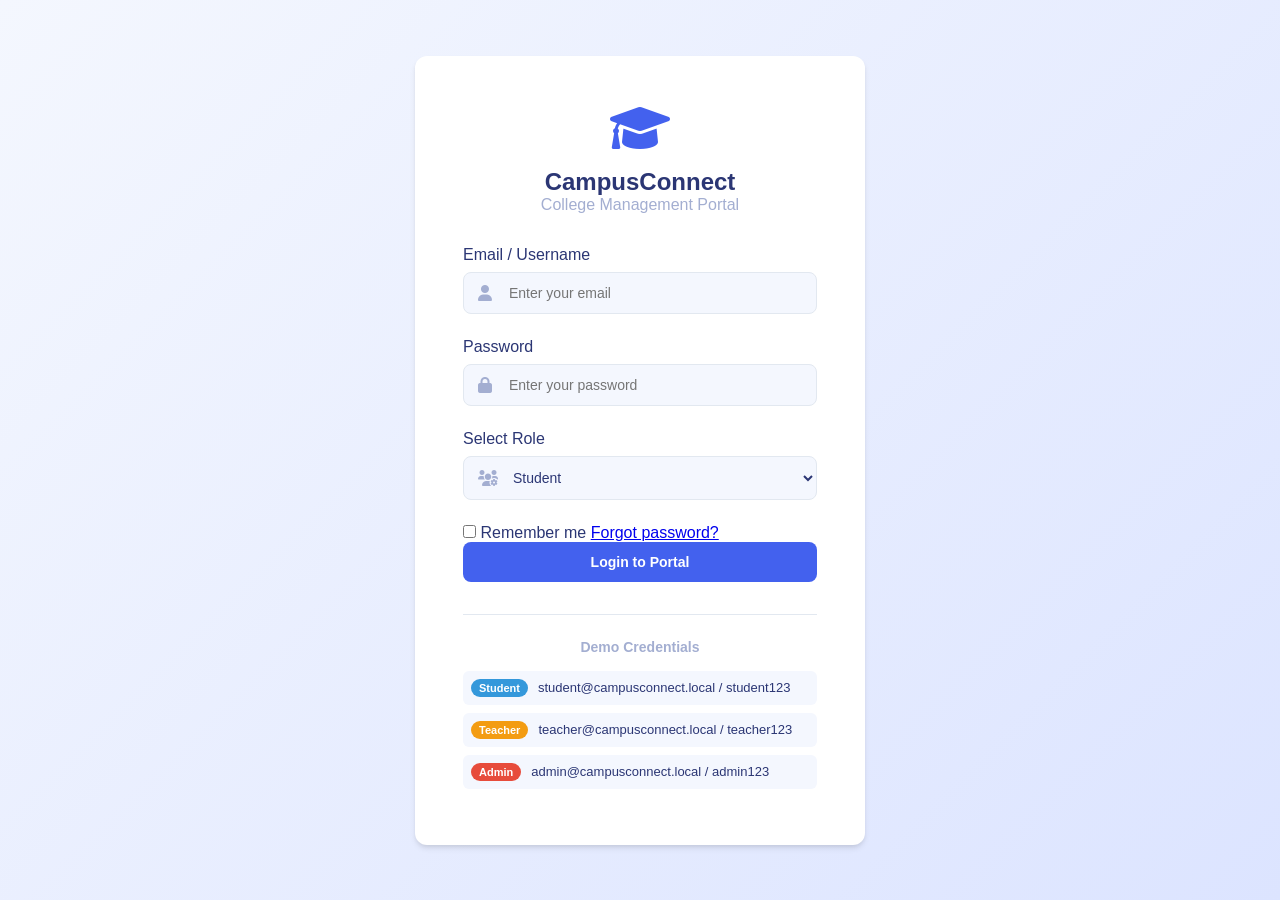
<file: index.html>
<!DOCTYPE html>
<html lang="en">
<head>
    <meta charset="UTF-8">
    <meta name="viewport" content="width=device-width, initial-scale=1.0">
    <title>CampusConnect - Login</title>
    <link rel="stylesheet" href="css/style.css">
    <link href="https://cdnjs.cloudflare.com/ajax/libs/font-awesome/6.0.0/css/all.min.css" rel="stylesheet">
</head>
<body class="login-body">
    <div class="login-container">
        <div class="login-header">
            <i class="fas fa-graduation-cap fa-3x" style="color: var(--primary);"></i>
            <h1>CampusConnect</h1>
            <p>College Management Portal</p>
        </div>
        <form id="loginForm" class="login-form">
            <div id="loginError" class="alert alert-danger" style="display: none;"></div>
            
            <div class="form-group">
                <label for="email">Email / Username</label>
                <div class="input-icon">
                    <i class="fas fa-user"></i>
                    <input type="email" id="email" required placeholder="Enter your email">
                </div>
            </div>
            
            <div class="form-group">
                <label for="password">Password</label>
                <div class="input-icon">
                    <i class="fas fa-lock"></i>
                    <input type="password" id="password" required placeholder="Enter your password">
                </div>
            </div>
            
            <div class="form-group">
                <label for="role">Select Role</label>
                <div class="input-icon">
                    <i class="fas fa-users-cog"></i>
                    <select id="role" required>
                        <option value="student">Student</option>
                        <option value="teacher">Teacher</option>
                        <option value="admin">Admin</option>
                    </select>
                </div>
            </div>
            
            <div class="form-row">
                <label class="checkbox-container">
                    <input type="checkbox" id="remember">
                    <span class="checkmark"></span>
                    Remember me
                </label>
                <a href="#" class="forgot-link">Forgot password?</a>
            </div>
            
            <button type="submit" class="btn btn-primary btn-block">Login to Portal</button>
        </form>
        
        <div class="demo-credentials">
            <h3>Demo Credentials</h3>
            <div class="credential-item" onclick="fillDemo('student@campusconnect.local', 'student123', 'student')">
                <span class="badge badge-student">Student</span> student@campusconnect.local / student123
            </div>
            <div class="credential-item" onclick="fillDemo('teacher@campusconnect.local', 'teacher123', 'teacher')">
                <span class="badge badge-teacher">Teacher</span> teacher@campusconnect.local / teacher123
            </div>
            <div class="credential-item" onclick="fillDemo('admin@campusconnect.local', 'admin123', 'admin')">
                <span class="badge badge-admin">Admin</span> admin@campusconnect.local / admin123
            </div>
        </div>
    </div>

    <script src="js/store.js"></script>
    <script src="js/auth.js"></script>
    <script>
        document.addEventListener('DOMContentLoaded', () => {
            Store.init();
            if(Auth.isLoggedIn()) {
                window.location.href = 'dashboard.html';
            }
        });

        document.getElementById('loginForm').addEventListener('submit', (e) => {
            e.preventDefault();
            const email = document.getElementById('email').value;
            const password = document.getElementById('password').value;
            const role = document.getElementById('role').value;
            const errorDiv = document.getElementById('loginError');

            if(Auth.login(email, password, role)) {
                window.location.href = 'dashboard.html';
            } else {
                errorDiv.textContent = 'Invalid credentials or role mismatch.';
                errorDiv.style.display = 'block';
            }
        });

        function fillDemo(email, password, role) {
            document.getElementById('email').value = email;
            document.getElementById('password').value = password;
            document.getElementById('role').value = role;
        }
    </script>
</body>
</html>
</file>
<file: css/style.css>
:root {
    --primary: #4361ee;
    --primary-hover: #3a56d4;
    --secondary: #6c757d;
    --success: #2ecc71;
    --danger: #e74c3c;
    --warning: #f39c12;
    --info: #3498db;
    
    --bg-body: #f4f7fe;
    --bg-surface: #ffffff;
    --bg-sidebar: #111c43;
    
    --text-main: #2b3674;
    --text-muted: #a3aed1;
    --text-sidebar: #ffffff;
    
    --border-color: #e2e8f0;
    --sidebar-width: 260px;
    --header-height: 70px;
    --radius: 12px;
    --shadow: 0 4px 6px -1px rgba(0, 0, 0, 0.1), 0 2px 4px -1px rgba(0, 0, 0, 0.06);
}

[data-theme="dark"] {
    --bg-body: #0b1437;
    --bg-surface: #111c44;
    --bg-sidebar: #0b1437;
    
    --text-main: #ffffff;
    --text-muted: #a3aed1;
    
    --border-color: #2b3674;
    --shadow: 0 4px 6px -1px rgba(0, 0, 0, 0.5);
}

* {
    margin: 0;
    padding: 0;
    box-sizing: border-box;
    font-family: 'Segoe UI', Tahoma, Geneva, Verdana, sans-serif;
}

body {
    background-color: var(--bg-body);
    color: var(--text-main);
    overflow-x: hidden;
}

/* Utilities */
.text-primary { color: var(--primary); }
.text-success { color: var(--success); }
.text-danger { color: var(--danger); }
.text-warning { color: var(--warning); }
.mb-1 { margin-bottom: 0.5rem; }
.mb-2 { margin-bottom: 1rem; }
.mb-3 { margin-bottom: 1.5rem; }
.mb-4 { margin-bottom: 2rem; }
.mt-3 { margin-top: 1.5rem; }

/* Login Page */
.login-body {
    display: flex;
    justify-content: center;
    align-items: center;
    min-height: 100vh;
    background: linear-gradient(135deg, var(--bg-body) 0%, #dce4ff 100%);
}

.login-container {
    background: var(--bg-surface);
    padding: 3rem;
    border-radius: var(--radius);
    box-shadow: var(--shadow);
    width: 100%;
    max-width: 450px;
}

.login-header {
    text-align: center;
    margin-bottom: 2rem;
}

.login-header h1 {
    font-size: 24px;
    margin-top: 1rem;
    color: var(--text-main);
}

.login-header p {
    color: var(--text-muted);
}

.form-group {
    margin-bottom: 1.5rem;
}

.form-group label {
    display: block;
    margin-bottom: 0.5rem;
    font-weight: 500;
    color: var(--text-main);
}

.input-icon {
    position: relative;
}

.input-icon i {
    position: absolute;
    left: 15px;
    top: 50%;
    transform: translateY(-50%);
    color: var(--text-muted);
}

.input-icon input, .input-icon select {
    width: 100%;
    padding: 12px 15px 12px 45px;
    border: 1px solid var(--border-color);
    border-radius: 8px;
    background: var(--bg-body);
    color: var(--text-main);
    font-size: 14px;
    outline: none;
    transition: border-color 0.3s;
}

.input-icon input:focus, .input-icon select:focus {
    border-color: var(--primary);
}

.btn {
    padding: 10px 20px;
    border-radius: 8px;
    border: none;
    cursor: pointer;
    font-weight: 600;
    font-size: 14px;
    transition: all 0.3s;
    display: inline-flex;
    align-items: center;
    justify-content: center;
    gap: 8px;
}

.btn-primary {
    background: var(--primary);
    color: white;
}

.btn-primary:hover {
    background: var(--primary-hover);
}

.btn-block {
    width: 100%;
    padding: 12px;
}

.alert {
    padding: 10px 15px;
    border-radius: 8px;
    margin-bottom: 15px;
    font-size: 14px;
}

.alert-danger {
    background: #fdf3f2;
    color: var(--danger);
    border: 1px solid #fadcdc;
}

.demo-credentials {
    margin-top: 2rem;
    padding-top: 1.5rem;
    border-top: 1px solid var(--border-color);
}

.demo-credentials h3 {
    font-size: 14px;
    color: var(--text-muted);
    margin-bottom: 1rem;
    text-align: center;
}

.credential-item {
    font-size: 13px;
    padding: 8px;
    background: var(--bg-body);
    border-radius: 6px;
    margin-bottom: 8px;
    cursor: pointer;
    transition: background 0.2s;
    display: flex;
    align-items: center;
    gap: 10px;
}

.credential-item:hover {
    background: var(--border-color);
}

.badge {
    padding: 3px 8px;
    border-radius: 12px;
    font-size: 11px;
    font-weight: bold;
    color: white;
}
.badge-student { background: var(--info); }
.badge-teacher { background: var(--warning); }
.badge-admin { background: var(--danger); }

/* App Layout */
.app-layout {
    display: flex;
    height: 100vh;
}

.sidebar {
    width: var(--sidebar-width);
    background: var(--bg-sidebar);
    color: var(--text-sidebar);
    display: flex;
    flex-direction: column;
    transition: all 0.3s ease;
    z-index: 1000;
}

.sidebar-header {
    height: var(--header-height);
    display: flex;
    align-items: center;
    padding: 0 20px;
    font-size: 20px;
    font-weight: bold;
    border-bottom: 1px solid rgba(255,255,255,0.1);
    gap: 12px;
}

.mobile-close {
    display: none;
    background: none;
    border: none;
    color: white;
    font-size: 20px;
    margin-left: auto;
    cursor: pointer;
}

.sidebar-user {
    padding: 20px;
    display: flex;
    align-items: center;
    gap: 15px;
    border-bottom: 1px solid rgba(255,255,255,0.1);
}

.sidebar-user img {
    width: 45px;
    height: 45px;
    border-radius: 50%;
    border: 2px solid rgba(255,255,255,0.2);
}

.sidebar-user-info p {
    font-weight: 600;
    font-size: 14px;
}

.sidebar-user-info span {
    font-size: 12px;
    color: rgba(255,255,255,0.6);
}

.sidebar-nav {
    flex: 1;
    overflow-y: auto;
    padding: 20px 0;
}

.sidebar-nav ul {
    list-style: none;
}

.sidebar-nav li a {
    display: flex;
    align-items: center;
    padding: 12px 20px;
    color: rgba(255,255,255,0.7);
    text-decoration: none;
    transition: all 0.3s;
    font-size: 15px;
    gap: 15px;
}

.sidebar-nav li a:hover, .sidebar-nav li a.active {
    color: white;
    background: rgba(255,255,255,0.05);
    border-right: 3px solid var(--primary);
}

.main-wrapper {
    flex: 1;
    display: flex;
    flex-direction: column;
    overflow: hidden;
}

.topbar {
    height: var(--header-height);
    background: var(--bg-surface);
    display: flex;
    align-items: center;
    justify-content: space-between;
    padding: 0 30px;
    box-shadow: 0 2px 10px rgba(0,0,0,0.02);
    z-index: 10;
}

.topbar-left, .topbar-right {
    display: flex;
    align-items: center;
    gap: 20px;
}

.menu-toggle {
    background: none;
    border: none;
    font-size: 20px;
    color: var(--text-main);
    cursor: pointer;
    display: none;
}

.search-bar {
    position: relative;
    width: 300px;
}

.search-bar input {
    width: 100%;
    padding: 10px 15px 10px 40px;
    border-radius: 20px;
    border: none;
    background: var(--bg-body);
    color: var(--text-main);
    outline: none;
}

.search-bar i {
    position: absolute;
    left: 15px;
    top: 50%;
    transform: translateY(-50%);
    color: var(--text-muted);
}

.icon-btn {
    background: none;
    border: none;
    font-size: 20px;
    color: var(--text-muted);
    cursor: pointer;
    position: relative;
    transition: color 0.3s;
}

.icon-btn:hover {
    color: var(--primary);
}

.badge-count {
    position: absolute;
    top: -5px;
    right: -5px;
    background: var(--danger);
    color: white;
    font-size: 10px;
    padding: 2px 5px;
    border-radius: 10px;
    font-weight: bold;
}

.profile-btn {
    display: flex;
    align-items: center;
    gap: 10px;
    background: none;
    border: none;
    cursor: pointer;
    color: var(--text-main);
    font-weight: 500;
}

.profile-btn img {
    width: 35px;
    height: 35px;
    border-radius: 50%;
}

.content-area {
    flex: 1;
    padding: 30px;
    overflow-y: auto;
}

/* Dashboard Cards */
.page-header {
    margin-bottom: 30px;
}
.page-header h2 { font-size: 24px; color: var(--text-main); }
.page-header p { color: var(--text-muted); }

.grid-cards {
    display: grid;
    grid-template-columns: repeat(auto-fit, minmax(240px, 1fr));
    gap: 20px;
    margin-bottom: 30px;
}

.stat-card {
    background: var(--bg-surface);
    padding: 20px;
    border-radius: var(--radius);
    box-shadow: var(--shadow);
    display: flex;
    align-items: center;
    gap: 20px;
    transition: transform 0.3s;
}

.stat-card:hover {
    transform: translateY(-5px);
}

.stat-icon {
    width: 60px;
    height: 60px;
    border-radius: 50%;
    display: flex;
    align-items: center;
    justify-content: center;
    font-size: 24px;
}

.stat-icon.primary { background: rgba(67, 97, 238, 0.1); color: var(--primary); }
.stat-icon.success { background: rgba(46, 204, 113, 0.1); color: var(--success); }
.stat-icon.warning { background: rgba(243, 156, 18, 0.1); color: var(--warning); }
.stat-icon.danger { background: rgba(231, 76, 60, 0.1); color: var(--danger); }

.stat-details h3 {
    font-size: 24px;
    color: var(--text-main);
}
.stat-details p {
    font-size: 14px;
    color: var(--text-muted);
}

/* Tables */
.card {
    background: var(--bg-surface);
    border-radius: var(--radius);
    box-shadow: var(--shadow);
    padding: 20px;
    margin-bottom: 20px;
}

.card-header {
    display: flex;
    justify-content: space-between;
    align-items: center;
    margin-bottom: 20px;
    padding-bottom: 15px;
    border-bottom: 1px solid var(--border-color);
}

.table-responsive {
    overflow-x: auto;
}

table {
    width: 100%;
    border-collapse: collapse;
}

th, td {
    padding: 12px 15px;
    text-align: left;
    border-bottom: 1px solid var(--border-color);
}

th {
    font-weight: 600;
    color: var(--text-muted);
    font-size: 13px;
    text-transform: uppercase;
}

td {
    font-size: 14px;
    color: var(--text-main);
}

tbody tr:hover {
    background: rgba(0,0,0,0.02);
}

.status-badge {
    padding: 4px 10px;
    border-radius: 20px;
    font-size: 12px;
    font-weight: 500;
}

.status-present { background: rgba(46, 204, 113, 0.1); color: var(--success); }
.status-absent { background: rgba(231, 76, 60, 0.1); color: var(--danger); }
.status-pending { background: rgba(243, 156, 18, 0.1); color: var(--warning); }

/* Dropdowns & Modals */
.dropdown-menu {
    display: none;
    position: absolute;
    top: 100%;
    right: 0;
    background: var(--bg-surface);
    border-radius: var(--radius);
    box-shadow: var(--shadow);
    min-width: 200px;
    z-index: 100;
    margin-top: 10px;
    border: 1px solid var(--border-color);
}

.dropdown-menu.show { display: block; }
.dropdown-menu a {
    display: block;
    padding: 10px 15px;
    color: var(--text-main);
    text-decoration: none;
    font-size: 14px;
}
.dropdown-menu a:hover { background: var(--bg-body); }

/* Toast */
.toast-container {
    position: fixed;
    bottom: 20px;
    right: 20px;
    z-index: 9999;
}
.toast {
    background: var(--bg-surface);
    color: var(--text-main);
    padding: 15px 25px;
    border-radius: 8px;
    box-shadow: 0 4px 12px rgba(0,0,0,0.15);
    margin-top: 10px;
    display: flex;
    align-items: center;
    gap: 12px;
    animation: slideIn 0.3s forwards;
    border-left: 4px solid var(--primary);
}
@keyframes slideIn { from { transform: translateX(100%); } to { transform: translateX(0); } }

/* Grid layout for charts */
.grid-2 {
    display: grid;
    grid-template-columns: 1fr 1fr;
    gap: 20px;
}

/* Responsive */
@media (max-width: 992px) {
    .sidebar { transform: translateX(-100%); position: fixed; height: 100vh; }
    .sidebar.active { transform: translateX(0); }
    .menu-toggle, .mobile-close { display: block; }
    .grid-2 { grid-template-columns: 1fr; }
}
</file>
